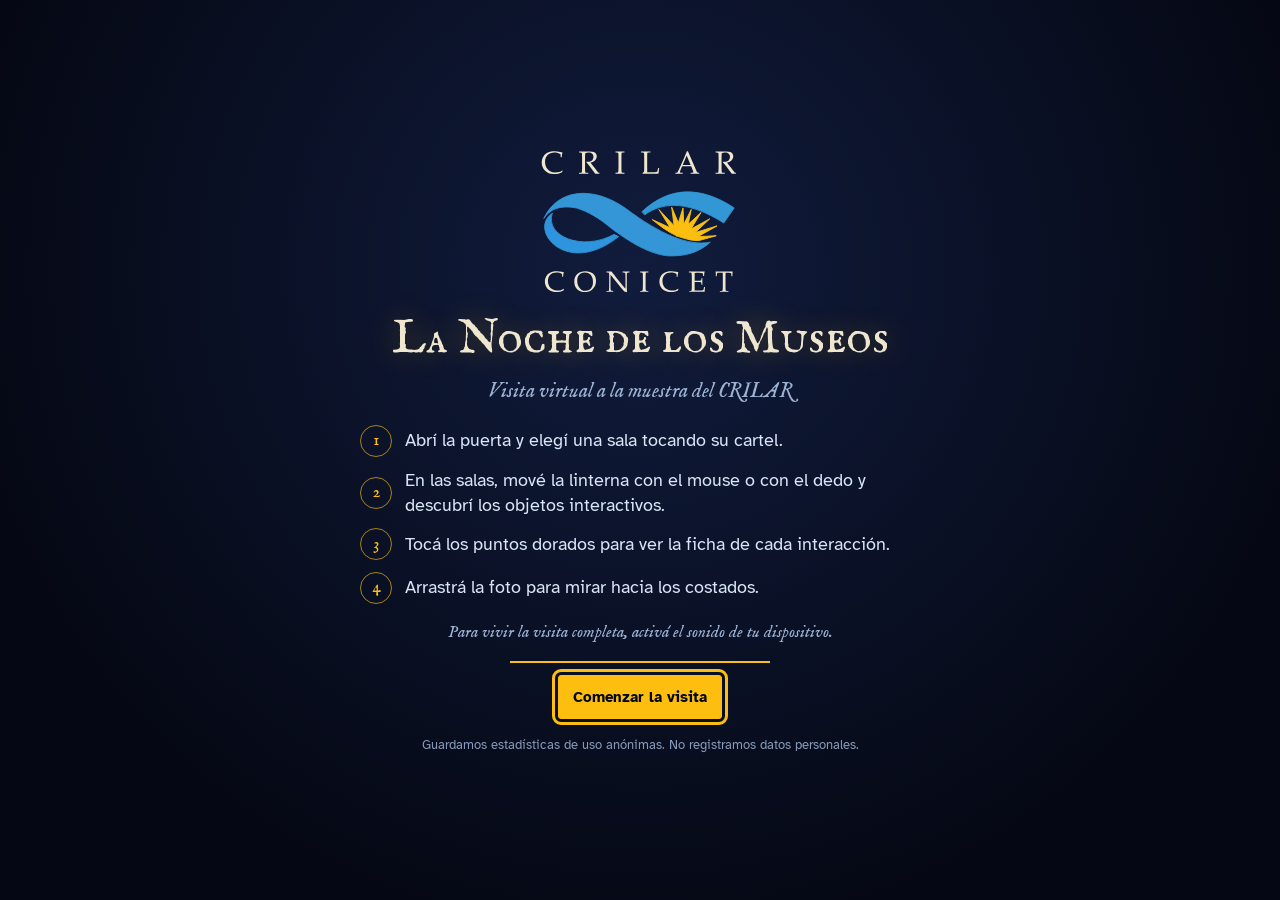
<file: index.html>
<!doctype html>
<html lang="es">
<head>
  <meta charset="utf-8">
  <meta name="viewport" content="width=device-width, initial-scale=1, viewport-fit=cover">
  <title>La Noche de los Museos | CRILAR</title>
  <meta name="description" content="Visita virtual a la muestra del CRILAR en La Noche de los Museos. Recorré las salas desde tu celular o tu computadora.">
  <meta name="theme-color" content="#050814">
  <meta property="og:title" content="La Noche de los Museos | CRILAR">
  <meta property="og:description" content="Recorré la muestra del CRILAR con una linterna y descubrí cada objeto de cerca.">
  <meta property="og:type" content="website">
  <link rel="icon" href="images/logo/favicon.svg" type="image/svg+xml">
  <link rel="preload" href="fonts/im-fell-english-latin-400-normal.woff2" as="font" type="font/woff2" crossorigin>
  <link rel="preload" href="fonts/atkinson-hyperlegible-latin-400-normal.woff2" as="font" type="font/woff2" crossorigin>
  <link rel="stylesheet" href="css/estilos.css?v=49">
</head>
<body>
  <a class="saltar" href="#escenario">Saltar al recorrido</a>

  <div class="cargando" id="cargando" role="region" aria-label="Bienvenida a la visita virtual">
    <div class="intro">
      <header class="intro__cabecera">
        <img class="intro__logo" src="images/logo/logo_CRILAR_CONICET_claro.svg" alt="CRILAR, CONICET">
        <h2 class="intro__titulo" id="intro-titulo">La Noche de los Museos</h2>
        <p class="intro__sub" id="intro-sub">Visita virtual a la muestra del CRILAR</p>
      </header>
      <div class="intro__cuerpo">
        <div class="cuenta" id="cuenta" hidden>
          <p class="cuenta__aviso" id="cuenta-aviso"></p>
          <div class="cuenta__reloj" role="timer" aria-label="Tiempo que falta para abrir la visita">
            <div class="cuenta__celda"><b id="cuenta-d">00</b><span>días</span></div>
            <div class="cuenta__celda"><b id="cuenta-h">00</b><span>horas</span></div>
            <div class="cuenta__celda"><b id="cuenta-m">00</b><span>minutos</span></div>
            <div class="cuenta__celda"><b id="cuenta-s">00</b><span>segundos</span></div>
          </div>
          <p class="cuenta__nota" id="cuenta-nota"></p>
        </div>
        <ol class="intro__lista" id="intro-lista"></ol>
        <p class="intro__sonido" id="intro-sonido"></p>
        <div class="intro__pie">
          <div class="cargando__barra" aria-hidden="true"><i id="cargando-barra"></i></div>
          <button class="boton boton--oro" id="intro-boton" type="button" disabled>Cargando la muestra…</button>
        </div>
      </div>
      <p class="intro__aviso" id="aviso-estadisticas" hidden>Guardamos estadísticas de uso anónimas. No registramos datos personales.</p>
    </div>
  </div>

  <main class="escenario" id="escenario" tabindex="-1" aria-label="Recorrido virtual por la muestra"></main>

  <header class="hud hud--arriba hud--oculto" id="hud-arriba">
    <img class="hud__logo" src="images/logo/logo_CRILAR_CONICET_claro.svg" alt="CRILAR, CONICET">
    <p class="hud__lugar" id="lugar" aria-live="polite"></p>
    <div class="hud__acciones">
      <button class="boton" id="btn-luz" type="button" aria-pressed="false" hidden>
        <svg viewBox="0 0 24 24" fill="none" stroke="currentColor" stroke-width="1.7" stroke-linecap="round" stroke-linejoin="round" aria-hidden="true"><path d="M9 21h6M10 17.5h4M12 3a6 6 0 0 0-3.6 10.8c.7.5 1.1 1.2 1.1 2.1v1.6h5v-1.6c0-.9.4-1.6 1.1-2.1A6 6 0 0 0 12 3z"/></svg>
        <span id="btn-luz-txt">Encender luces</span>
      </button>
      <button class="boton" id="btn-mapa" type="button">
        <svg viewBox="0 0 24 24" fill="none" stroke="currentColor" stroke-width="1.7" stroke-linecap="round" stroke-linejoin="round" aria-hidden="true"><path d="M9 4 3 6.5V20l6-2.5 6 2.5 6-2.5V4l-6 2.5zM9 4v13.5M15 6.5V20"/></svg>
        <span>Mapa</span>
      </button>
      <button class="boton boton--icono" id="btn-pasos" type="button" aria-label="Silenciar los pasos" title="Silenciar los pasos">
        <svg class="ico-on" viewBox="0 0 24 24" aria-hidden="true"><g fill="currentColor" stroke="none"><ellipse cx="8" cy="10.8" rx="2.7" ry="3.9"/><ellipse cx="8" cy="17.6" rx="2" ry="2.2"/><circle cx="6.1" cy="5.4" r=".95"/><circle cx="8" cy="4.6" r=".95"/><circle cx="9.9" cy="5.4" r=".95"/><g transform="translate(8.4 -1.6)"><ellipse cx="8" cy="10.8" rx="2.7" ry="3.9"/><ellipse cx="8" cy="17.6" rx="2" ry="2.2"/><circle cx="6.1" cy="5.4" r=".95"/><circle cx="8" cy="4.6" r=".95"/><circle cx="9.9" cy="5.4" r=".95"/></g></g></svg>
        <svg class="ico-off" viewBox="0 0 24 24" aria-hidden="true"><g opacity=".5"><g fill="currentColor" stroke="none"><ellipse cx="8" cy="10.8" rx="2.7" ry="3.9"/><ellipse cx="8" cy="17.6" rx="2" ry="2.2"/><circle cx="6.1" cy="5.4" r=".95"/><circle cx="8" cy="4.6" r=".95"/><circle cx="9.9" cy="5.4" r=".95"/><g transform="translate(8.4 -1.6)"><ellipse cx="8" cy="10.8" rx="2.7" ry="3.9"/><ellipse cx="8" cy="17.6" rx="2" ry="2.2"/><circle cx="6.1" cy="5.4" r=".95"/><circle cx="8" cy="4.6" r=".95"/><circle cx="9.9" cy="5.4" r=".95"/></g></g></g><path d="M3.5 20.5 20.5 3.5" stroke="currentColor" stroke-width="2.2" stroke-linecap="round" fill="none"/></svg>
      </button>
      <button class="boton boton--icono" id="btn-sonido" type="button" aria-label="Silenciar el sonido" title="Silenciar el sonido">
        <svg class="ico-on" viewBox="0 0 24 24" fill="none" stroke="currentColor" stroke-width="1.7" stroke-linecap="round" stroke-linejoin="round" aria-hidden="true"><path d="M4 9.5h3.5L12 5.5v13l-4.5-4H4z"/><path d="M15.5 9a4 4 0 0 1 0 6M18 6.5a7.5 7.5 0 0 1 0 11"/></svg>
        <svg class="ico-off" viewBox="0 0 24 24" fill="none" stroke="currentColor" stroke-width="1.7" stroke-linecap="round" stroke-linejoin="round" aria-hidden="true"><path d="M4 9.5h3.5L12 5.5v13l-4.5-4H4z"/><path d="M16 9.5l5 5M21 9.5l-5 5"/></svg>
      </button>
    </div>
  </header>

  <footer class="hud hud--abajo hud--oculto" id="hud-abajo">
    <div class="progreso" id="progreso">
      <div class="pines" id="pines" aria-hidden="true"></div>
      <span class="progreso__txt" id="progreso-txt"></span>
    </div>
    <div class="hud__acciones">
      <button class="boton" id="btn-volver" type="button" hidden>
        <svg viewBox="0 0 24 24" fill="none" stroke="currentColor" stroke-width="1.9" stroke-linecap="round" stroke-linejoin="round" aria-hidden="true"><path d="M15 5l-7 7 7 7"/></svg>
        <span>Volver</span>
      </button>
      <button class="boton boton--oro bloqueado" id="btn-sorteo" type="button" aria-disabled="true">Sorteo</button>
    </div>
  </footer>

  <p class="creditos" id="creditos"></p>
  <div class="aviso" id="aviso" role="status" aria-live="polite"></div>
  <div class="cortina" id="cortina" aria-hidden="true"></div>

  <div class="modal" id="mod-ficha" role="dialog" aria-modal="true" aria-labelledby="ficha-titulo" aria-hidden="true">
    <div class="hoja-papel">
      <button class="modal__cerrar" type="button" data-cerrar aria-label="Cerrar">
        <svg viewBox="0 0 24 24" fill="none" stroke="currentColor" stroke-width="1.9" stroke-linecap="round" aria-hidden="true"><path d="M6 6l12 12M18 6 6 18"/></svg>
      </button>
      <div id="ficha-contenido"></div>
    </div>
  </div>

  <div class="modal" id="mod-mapa" role="dialog" aria-modal="true" aria-labelledby="mapa-titulo" aria-hidden="true">
    <div class="hoja-papel">
      <button class="modal__cerrar" type="button" data-cerrar aria-label="Cerrar">
        <svg viewBox="0 0 24 24" fill="none" stroke="currentColor" stroke-width="1.9" stroke-linecap="round" aria-hidden="true"><path d="M6 6l12 12M18 6 6 18"/></svg>
      </button>
      <p class="ficha__area">Plano del museo</p>
      <h2 class="ficha__titulo" id="mapa-titulo">Adónde querés ir</h2>
      <ul class="mapa" id="mapa-lista"></ul>
      <div class="mapa__pie">
        <button class="boton boton--papel" id="btn-reiniciar" type="button">Volver a empezar</button>
      </div>
    </div>
  </div>

  <div class="modal" id="mod-sorteo" role="dialog" aria-modal="true" aria-labelledby="sorteo-titulo" aria-hidden="true">
    <div class="hoja-papel">
      <button class="modal__cerrar" type="button" data-cerrar aria-label="Cerrar">
        <svg viewBox="0 0 24 24" fill="none" stroke="currentColor" stroke-width="1.9" stroke-linecap="round" aria-hidden="true"><path d="M6 6l12 12M18 6 6 18"/></svg>
      </button>
      <div id="sorteo-contenido"></div>
    </div>
  </div>

  <script src="datos/muestra.js?v=49"></script>
  <script src="js/nucleo.js?v=49"></script>
  <script src="datos/rompecabezas.js?v=49"></script>
  <script src="js/juego.js?v=49"></script>
  <script src="datos/tablero-lineas.js?v=49"></script>
  <script src="js/tablero.js?v=49"></script>
  <script src="js/ventanas.js?v=50"></script>
  <script src="js/sonido.js?v=49"></script>
  <script src="js/inicio.js?v=49"></script>
  <script src="js/estadisticas.js?v=2"></script>
</body>
</html>
</file>
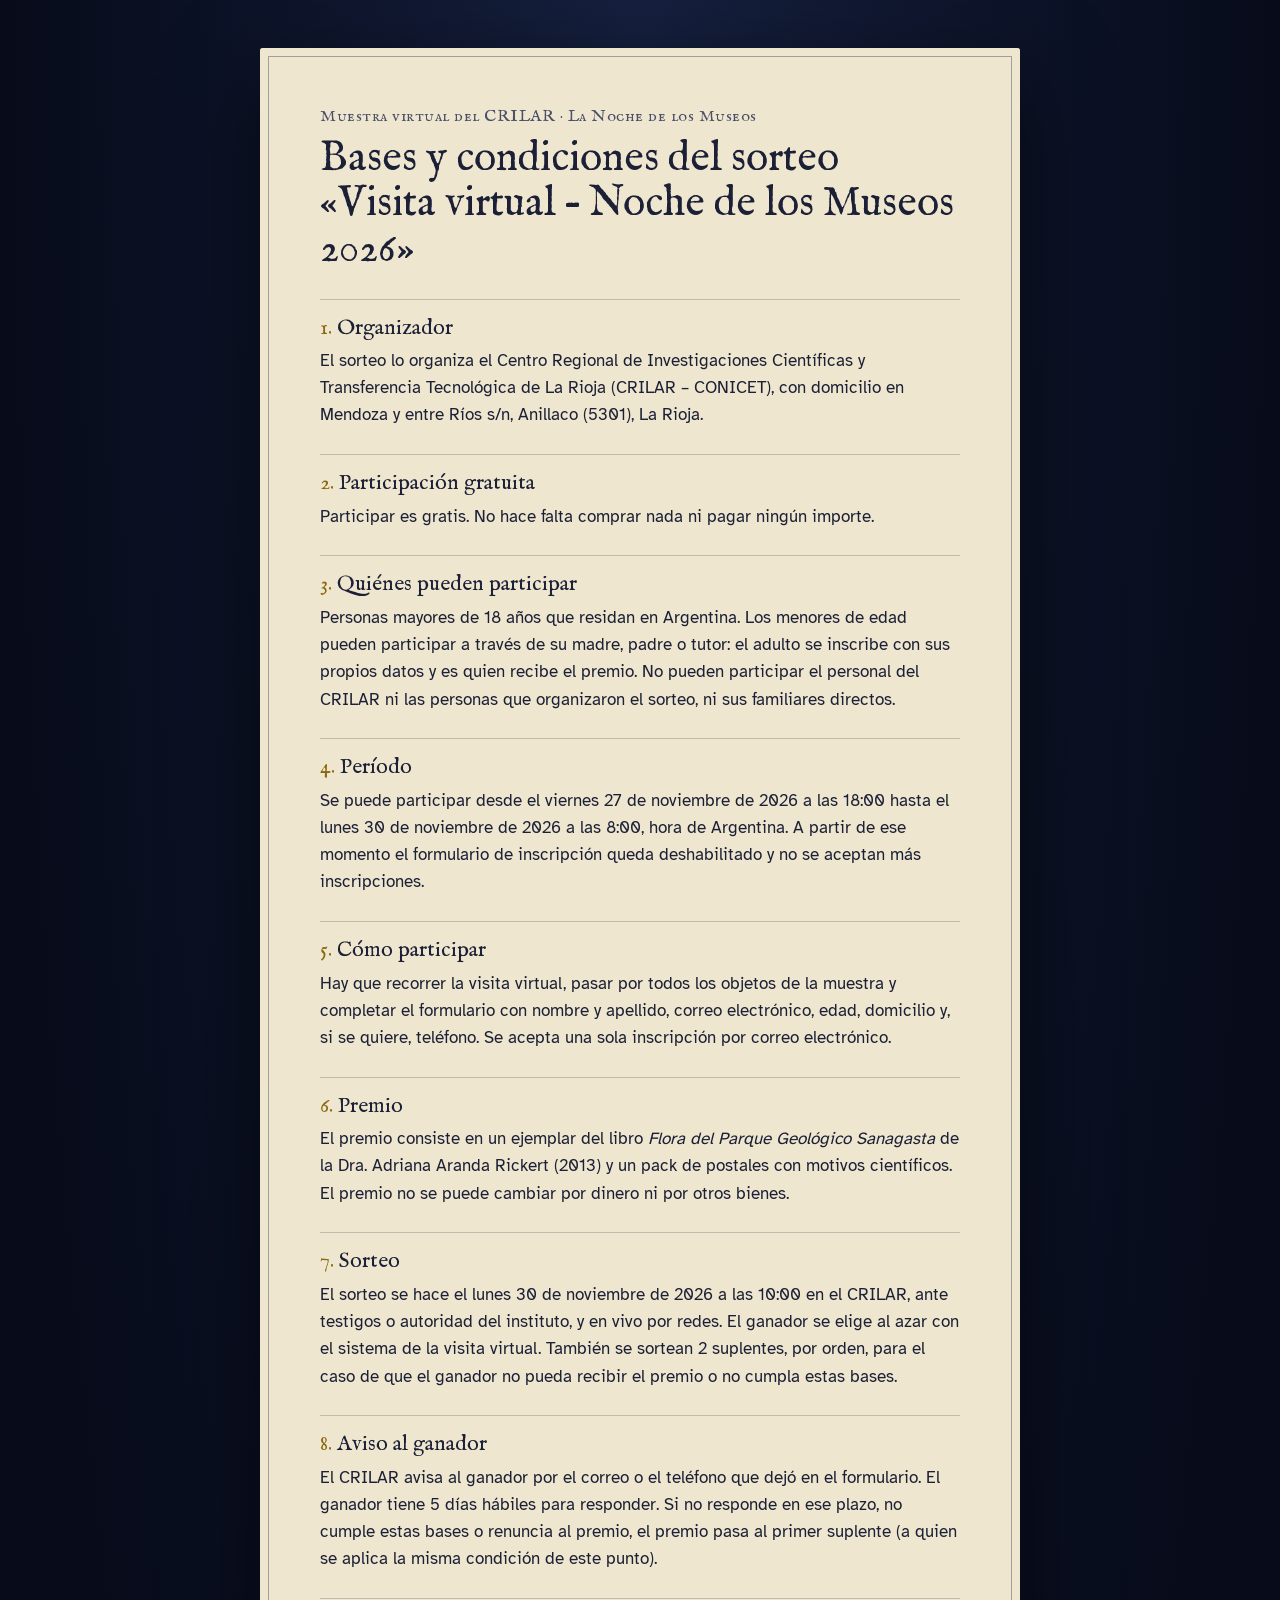
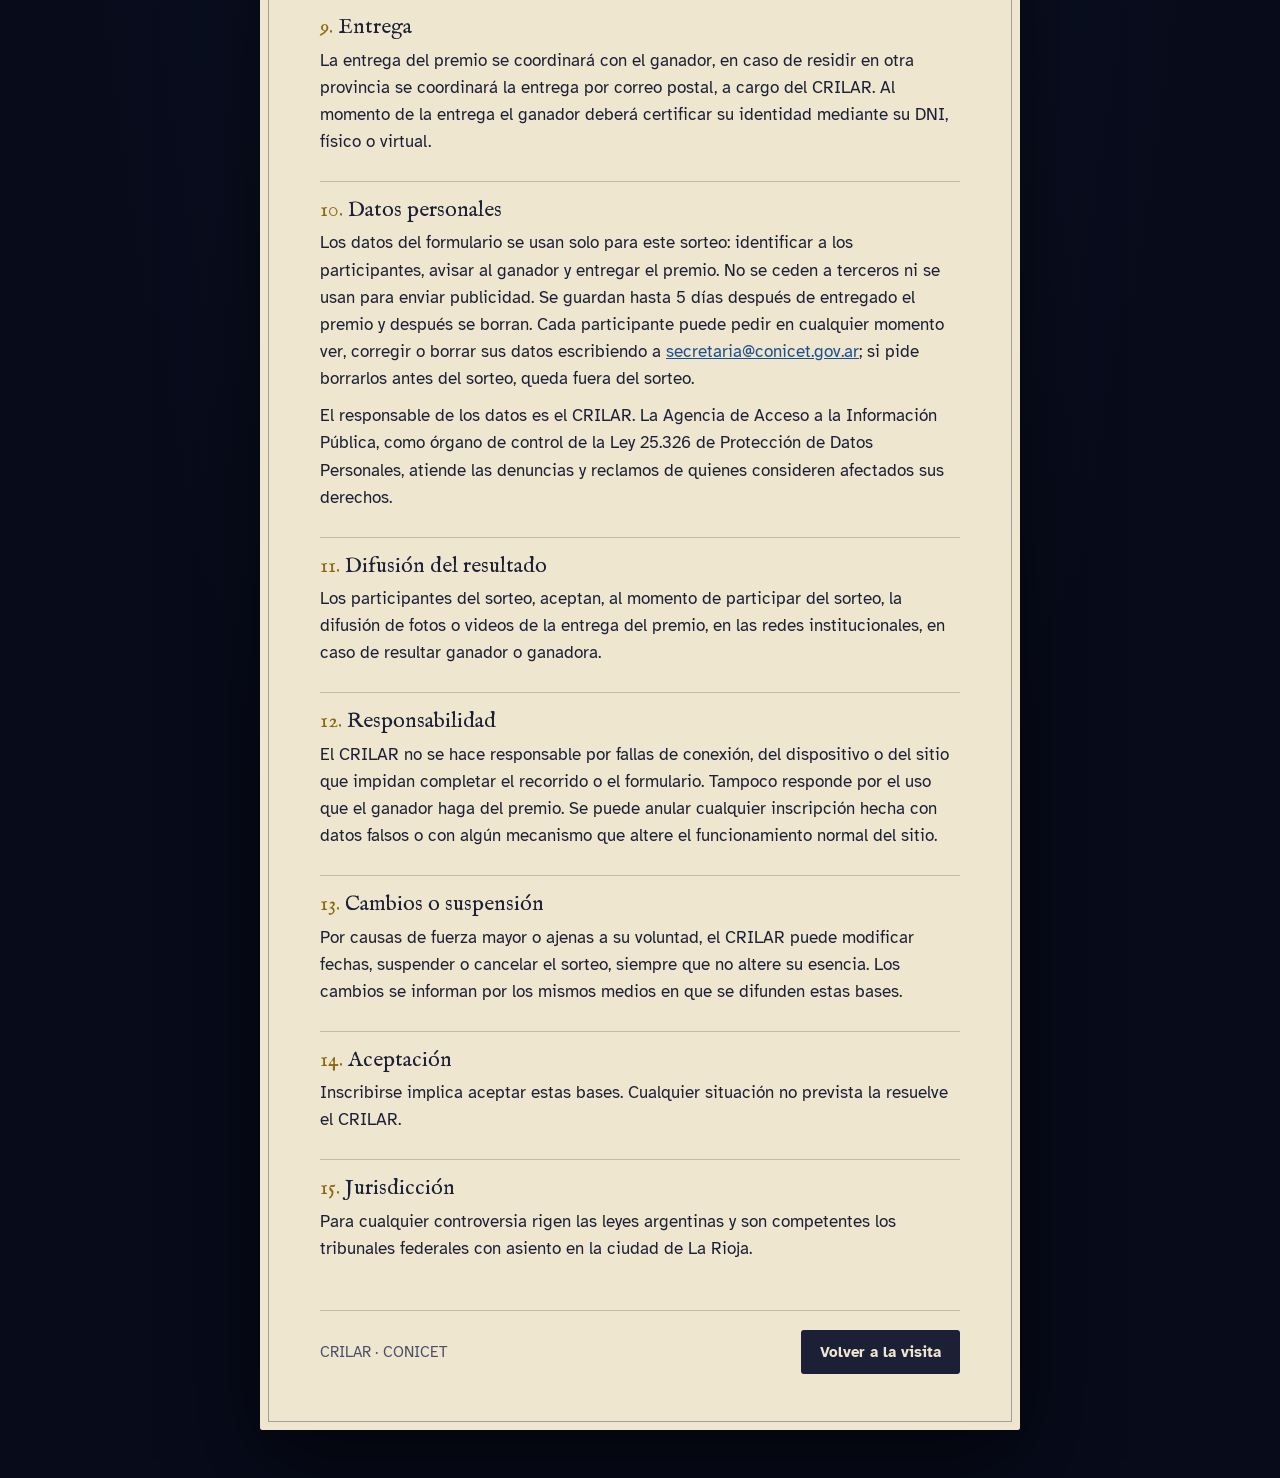
<file: bases.html>
<!doctype html>
<html lang="es">
<head>
<meta charset="utf-8">
<meta name="viewport" content="width=device-width, initial-scale=1">
<title>Bases y condiciones del sorteo · La Noche de los Museos · CRILAR</title>
<meta name="description" content="Bases y condiciones del sorteo de la visita virtual del CRILAR para La Noche de los Museos 2026.">
<link rel="icon" href="images/logo/favicon.svg" type="image/svg+xml">
<style>
@font-face{font-family:"IM Fell English";font-style:normal;font-weight:400;font-display:swap;src:url("fonts/im-fell-english-latin-400-normal.woff2") format("woff2")}
@font-face{font-family:"IM Fell English SC";font-style:normal;font-weight:400;font-display:swap;src:url("fonts/im-fell-english-sc-latin-400-normal.woff2") format("woff2")}
@font-face{font-family:"Atkinson Hyperlegible";font-style:normal;font-weight:400;font-display:swap;src:url("fonts/atkinson-hyperlegible-latin-400-normal.woff2") format("woff2")}
@font-face{font-family:"Atkinson Hyperlegible";font-style:normal;font-weight:700;font-display:swap;src:url("fonts/atkinson-hyperlegible-latin-700-normal.woff2") format("woff2")}
:root{--noche:#070b1a;--papel:#efe6cf;--tinta:#1b2036;--tinta-2:#4b5069;--oro:#fdbe0f;--linea:rgba(27,32,54,.22)}
*{box-sizing:border-box}
html{background:var(--noche)}
body{margin:0;min-height:100vh;padding:clamp(0px,4vw,48px) clamp(0px,4vw,24px);background:radial-gradient(ellipse at 50% 0%,#16203f 0%,var(--noche) 70%);font-family:"Atkinson Hyperlegible","Segoe UI",system-ui,sans-serif;font-size:17px;line-height:1.6;color:var(--tinta)}
main{max-width:760px;margin:0 auto;background:var(--papel);padding:clamp(24px,6vw,56px) clamp(20px,6vw,60px);border-radius:3px;box-shadow:0 30px 90px rgba(0,0,0,.6),inset 0 0 0 8px var(--papel),inset 0 0 0 9px rgba(27,32,54,.36)}
.volanta{margin:0 0 .3rem;font-family:"IM Fell English SC",Georgia,serif;font-size:1.05rem;letter-spacing:.03em;color:var(--tinta-2)}
h1{margin:0 0 1.6rem;font-family:"IM Fell English",Georgia,serif;font-weight:400;font-size:clamp(1.8rem,5vw,2.6rem);line-height:1.1}
section{padding:1rem 0;border-top:1px solid var(--linea)}
h2{margin:0 0 .35rem;font-family:"IM Fell English",Georgia,serif;font-weight:400;font-size:1.35rem;line-height:1.2}
h2 span{color:#8a6a10}
p{margin:0 0 .6rem}
a{color:#1d4f8f}
.pie{margin-top:1.4rem;padding-top:1.2rem;border-top:1px solid var(--linea);display:flex;flex-wrap:wrap;gap:.8rem 1.4rem;align-items:center;justify-content:space-between;font-size:.95rem;color:var(--tinta-2)}
.boton{display:inline-block;padding:.6rem 1.2rem;border-radius:3px;background:var(--tinta);color:var(--papel);text-decoration:none;font-weight:700}
.boton:hover,.boton:focus-visible{background:#2c3352}
@media print{html,body{background:#fff}main{box-shadow:none;max-width:none}.boton{display:none}}
</style>
</head>
<body>
<main>
<p class="volanta">Muestra virtual del CRILAR · La Noche de los Museos</p>
<h1>Bases y condiciones del sorteo «Visita virtual – Noche de los Museos 2026»</h1>
<section><h2><span>1.</span> Organizador</h2><p>El sorteo lo organiza el Centro Regional de Investigaciones Científicas y Transferencia Tecnológica de La Rioja (CRILAR – CONICET), con domicilio en Mendoza y entre Ríos s/n, Anillaco (5301), La Rioja.</p></section><section><h2><span>2.</span> Participación gratuita</h2><p>Participar es gratis. No hace falta comprar nada ni pagar ningún importe.</p></section><section><h2><span>3.</span> Quiénes pueden participar</h2><p>Personas mayores de 18 años que residan en Argentina. Los menores de edad pueden participar a través de su madre, padre o tutor: el adulto se inscribe con sus propios datos y es quien recibe el premio. No pueden participar el personal del CRILAR ni las personas que organizaron el sorteo, ni sus familiares directos.</p></section><section><h2><span>4.</span> Período</h2><p>Se puede participar desde el viernes 27 de noviembre de 2026 a las 18:00 hasta el lunes 30 de noviembre de 2026 a las 8:00, hora de Argentina. A partir de ese momento el formulario de inscripción queda deshabilitado y no se aceptan más inscripciones.</p></section><section><h2><span>5.</span> Cómo participar</h2><p>Hay que recorrer la visita virtual, pasar por todos los objetos de la muestra y completar el formulario con nombre y apellido, correo electrónico, edad, domicilio y, si se quiere, teléfono. Se acepta una sola inscripción por correo electrónico.</p></section><section><h2><span>6.</span> Premio</h2><p>El premio consiste en un ejemplar del libro <i>Flora del Parque Geológico Sanagasta</i> de la Dra. Adriana Aranda Rickert (2013) y un pack de postales con motivos científicos. El premio no se puede cambiar por dinero ni por otros bienes.</p></section><section><h2><span>7.</span> Sorteo</h2><p>El sorteo se hace el lunes 30 de noviembre de 2026 a las 10:00 en el CRILAR, ante testigos o autoridad del instituto, y en vivo por redes. El ganador se elige al azar con el sistema de la visita virtual. También se sortean 2 suplentes, por orden, para el caso de que el ganador no pueda recibir el premio o no cumpla estas bases.</p></section><section><h2><span>8.</span> Aviso al ganador</h2><p>El CRILAR avisa al ganador por el correo o el teléfono que dejó en el formulario. El ganador tiene 5 días hábiles para responder. Si no responde en ese plazo, no cumple estas bases o renuncia al premio, el premio pasa al primer suplente (a quien se aplica la misma condición de este punto).</p></section><section><h2><span>9.</span> Entrega</h2><p>La entrega del premio se coordinará con el ganador, en caso de residir en otra provincia se coordinará la entrega por correo postal, a cargo del CRILAR. Al momento de la entrega el ganador deberá certificar su identidad mediante su DNI, físico o virtual.</p></section><section><h2><span>10.</span> Datos personales</h2><p>Los datos del formulario se usan solo para este sorteo: identificar a los participantes, avisar al ganador y entregar el premio. No se ceden a terceros ni se usan para enviar publicidad. Se guardan hasta 5 días después de entregado el premio y después se borran. Cada participante puede pedir en cualquier momento ver, corregir o borrar sus datos escribiendo a <a href="mailto:secretaria@conicet.gov.ar">secretaria@conicet.gov.ar</a>; si pide borrarlos antes del sorteo, queda fuera del sorteo.</p><p>El responsable de los datos es el CRILAR. La Agencia de Acceso a la Información Pública, como órgano de control de la Ley 25.326 de Protección de Datos Personales, atiende las denuncias y reclamos de quienes consideren afectados sus derechos.</p></section><section><h2><span>11.</span> Difusión del resultado</h2><p>Los participantes del sorteo, aceptan, al momento de participar del sorteo, la difusión de fotos o videos de la entrega del premio, en las redes institucionales, en caso de resultar ganador o ganadora.</p></section><section><h2><span>12.</span> Responsabilidad</h2><p>El CRILAR no se hace responsable por fallas de conexión, del dispositivo o del sitio que impidan completar el recorrido o el formulario. Tampoco responde por el uso que el ganador haga del premio. Se puede anular cualquier inscripción hecha con datos falsos o con algún mecanismo que altere el funcionamiento normal del sitio.</p></section><section><h2><span>13.</span> Cambios o suspensión</h2><p>Por causas de fuerza mayor o ajenas a su voluntad, el CRILAR puede modificar fechas, suspender o cancelar el sorteo, siempre que no altere su esencia. Los cambios se informan por los mismos medios en que se difunden estas bases.</p></section><section><h2><span>14.</span> Aceptación</h2><p>Inscribirse implica aceptar estas bases. Cualquier situación no prevista la resuelve el CRILAR.</p></section><section><h2><span>15.</span> Jurisdicción</h2><p>Para cualquier controversia rigen las leyes argentinas y son competentes los tribunales federales con asiento en la ciudad de La Rioja.</p></section>
<div class="pie"><span>CRILAR · CONICET</span><a class="boton" href="./">Volver a la visita</a></div>
</main>
</body>
</html>
</file>
<file: css/estilos.css>
/* =====================================================================
   La Noche de los Museos, CRILAR. Estilos del recorrido virtual.
   Paleta: azul de medianoche, el azul y el amarillo del logo, y papel
   de etiqueta de museo para las fichas.
   ===================================================================== */

/* ---------- Tipografías (archivos propios en /fonts) ---------- */
@font-face{font-family:"IM Fell English";font-style:normal;font-weight:400;font-display:swap;src:url("../fonts/im-fell-english-latin-400-normal.woff2") format("woff2")}
@font-face{font-family:"IM Fell English";font-style:italic;font-weight:400;font-display:swap;src:url("../fonts/im-fell-english-latin-400-italic.woff2") format("woff2")}
@font-face{font-family:"IM Fell English SC";font-style:normal;font-weight:400;font-display:swap;src:url("../fonts/im-fell-english-sc-latin-400-normal.woff2") format("woff2")}
@font-face{font-family:"Atkinson Hyperlegible";font-style:normal;font-weight:400;font-display:swap;src:url("../fonts/atkinson-hyperlegible-latin-400-normal.woff2") format("woff2")}
@font-face{font-family:"Atkinson Hyperlegible";font-style:normal;font-weight:700;font-display:swap;src:url("../fonts/atkinson-hyperlegible-latin-700-normal.woff2") format("woff2")}

/* ---------- Variables ---------- */
:root{
  --noche-0:#050814; --noche-1:#0a1128; --noche-2:#111c3d; --noche-3:#1c2d5a;
  --luna:#d9e5f6; --luna-2:#9db2d3;
  --papel:#efe6cf; --papel-2:#e1d4b3; --tinta:#1b2036; --tinta-2:#4b5069;
  --oro:#fdbe0f; --oro-suave:#f3cf72; --azul:#3197d7;
  --f-titulo:"IM Fell English","Palatino Linotype",Palatino,"Book Antiqua",Georgia,serif;
  --f-versal:"IM Fell English SC","IM Fell English","Palatino Linotype",Palatino,Georgia,serif;
  --f-texto:"Atkinson Hyperlegible","Segoe UI",system-ui,-apple-system,Roboto,Arial,sans-serif;
  --r:170px; --lx:50%; --ly:50%;
}

/* ---------- Base ---------- */
*,*::before,*::after{box-sizing:border-box}
html,body{margin:0;height:100%;background:var(--noche-0);color:var(--luna);font-family:var(--f-texto);font-size:16px;line-height:1.5;-webkit-font-smoothing:antialiased;overflow:hidden;overscroll-behavior:none}
button{font:inherit;color:inherit;cursor:pointer}
img{max-width:100%}
[hidden]{display:none!important}
:focus-visible{outline:3px solid var(--oro);outline-offset:3px}
.saltar{position:fixed;left:8px;top:-70px;z-index:100;background:var(--oro);color:var(--noche-0);padding:.5rem .8rem;border-radius:3px;text-decoration:none;font-weight:700}
.saltar:focus{top:8px}

/* ---------- Pantalla de carga ---------- */
.cargando{position:fixed;inset:0;z-index:60;display:flex;overflow:auto;padding:max(18px,env(safe-area-inset-top)) 18px max(18px,env(safe-area-inset-bottom));background:radial-gradient(ellipse at 50% 30%,var(--noche-2),var(--noche-0) 75%);transition:opacity .7s ease,visibility .7s}
.cargando.listo{opacity:0;visibility:hidden}
.intro{margin:auto;width:min(100%,560px);display:grid;gap:1.1rem;justify-items:center;text-align:center}
.intro__cabecera{display:grid;gap:.7rem;justify-items:center}
.intro__logo{width:min(210px,52vw);height:auto}
.intro__titulo{margin:0;font-family:var(--f-versal);font-weight:400;font-size:clamp(1.9rem,6vw,3rem);line-height:1.05;color:var(--papel);text-shadow:0 0 28px rgba(253,190,15,.35)}
.intro__sub{margin:0;font-family:var(--f-titulo);font-style:italic;font-size:clamp(1.05rem,2.6vw,1.3rem);color:var(--luna-2)}
.intro__cuerpo{display:grid;gap:1rem;justify-items:center;width:100%}
.intro__lista{list-style:none;counter-reset:paso;margin:0;padding:0;display:grid;gap:.7rem;width:100%;text-align:left}
.intro__lista li{counter-increment:paso;display:grid;grid-template-columns:2rem 1fr;gap:.8rem;align-items:center;font-size:clamp(1rem,2.4vw,1.1rem);line-height:1.4;color:var(--luna)}
.intro__lista li::before{content:counter(paso);display:grid;place-items:center;width:2rem;height:2rem;border:1px solid rgba(253,190,15,.65);border-radius:50%;font-family:var(--f-titulo);font-size:1.1rem;color:var(--oro)}
.intro__sonido{margin:0;font-family:var(--f-titulo);font-style:italic;font-size:1.05rem;color:var(--luna-2)}
.intro__pie{display:grid;gap:.8rem;justify-items:center;width:100%}
.intro__aviso{margin:0;max-width:34rem;font-size:.8rem;line-height:1.35;color:var(--luna-2);opacity:.85}
.intro__aviso[hidden]{display:none}
.cargando__barra{width:min(260px,70vw);height:2px;background:rgba(217,229,246,.15);overflow:hidden}
.cargando__barra i{display:block;height:100%;width:0;background:var(--oro);animation:llenar 9s linear forwards}
/* cuenta regresiva antes de la apertura */
.intro--espera .intro__lista,.intro--espera .intro__sonido,.intro--espera .intro__pie{display:none}
.cuenta{display:grid;gap:1.1rem;justify-items:center;width:100%;margin-top:.4rem}
.cuenta__aviso{margin:0;font-family:var(--f-titulo);font-size:clamp(1.1rem,3vw,1.35rem);line-height:1.35;color:var(--papel)}
.cuenta__reloj{display:grid;grid-template-columns:repeat(4,minmax(0,1fr));gap:clamp(.4rem,2vw,.9rem);width:min(100%,460px)}
.cuenta__celda{display:grid;gap:.25rem;justify-items:center;padding:.85rem .2rem .7rem;border:1px solid rgba(253,190,15,.45);border-radius:4px;background:rgba(8,14,34,.55)}
.cuenta__celda b{font-family:var(--f-titulo);font-weight:400;font-size:clamp(1.9rem,8vw,2.9rem);line-height:1;color:var(--oro);font-variant-numeric:tabular-nums;text-shadow:0 0 22px rgba(253,190,15,.3)}
.cuenta__celda span{font-size:clamp(.72rem,2.2vw,.85rem);letter-spacing:.08em;text-transform:uppercase;color:var(--luna-2)}
.cuenta__nota{margin:0;font-family:var(--f-titulo);font-style:italic;font-size:1rem;color:var(--luna-2)}
@keyframes llenar{to{width:100%}}
@media (max-height:520px) and (orientation:landscape){.cargando{padding-top:10px;padding-bottom:10px}.intro{width:min(100%,920px);grid-template-columns:minmax(0,.75fr) minmax(0,1.25fr);gap:0 2.2rem;align-items:center;text-align:left}.intro__cabecera{justify-items:start;text-align:left}.intro__logo{width:150px}.intro__titulo{font-size:1.9rem}.intro__cuerpo{justify-items:stretch;gap:.7rem}.intro__lista{gap:.45rem}.intro__lista li{font-size:.95rem;line-height:1.3}.intro__pie{justify-items:start}}

/* ---------- Escenario ---------- */
.escenario{position:fixed;inset:0;z-index:1;isolation:isolate;overflow:hidden;background:var(--noche-0);touch-action:none;user-select:none;-webkit-user-select:none;-webkit-touch-callout:none;cursor:grab;outline:none}
.escenario.arrastrando{cursor:grabbing}
.vista{position:absolute;inset:0;overflow:hidden;animation:aparecer .6s ease both}
@keyframes aparecer{from{opacity:0}to{opacity:1}}
.fondo{position:absolute;inset:-6%;z-index:0;background-size:cover;background-position:center;filter:blur(28px) brightness(.34) saturate(1.15);transform:scale(1.04)}
.mundo{position:absolute;left:0;top:0;will-change:transform}
.mundo--foto{z-index:1}
.mundo--foto .foto{display:block;width:100%;height:100%;object-fit:fill;pointer-events:none;-webkit-user-drag:none;box-shadow:0 0 0 1px rgba(253,190,15,.28),0 24px 70px rgba(0,0,0,.6);transition:filter .6s ease}
.vista--noche .foto{filter:brightness(.7) saturate(.9) contrast(1.06)}
.vista--luz .foto{filter:brightness(1.04) saturate(1.05)}
.vista--luz.vista--apagada .foto{filter:brightness(.8) saturate(.95)}
.tinte{position:absolute;inset:0;z-index:2;pointer-events:none;background:linear-gradient(180deg,rgba(20,38,100,.3),rgba(10,16,48,.16) 60%,rgba(5,8,20,.36));mix-blend-mode:multiply}
.oscuridad{position:absolute;inset:0;z-index:3;pointer-events:none;transition:opacity .6s ease;background:radial-gradient(circle at var(--lx) var(--ly),rgba(5,8,20,0) 0,rgba(5,8,20,0) calc(var(--r)*.42),rgba(5,8,20,.55) calc(var(--r)*.82),rgba(3,5,14,.95) calc(var(--r)*1.4))}
.haz{position:absolute;inset:0;z-index:4;pointer-events:none;mix-blend-mode:screen;transition:opacity .6s ease;background:radial-gradient(circle at var(--lx) var(--ly),rgba(255,214,128,.2),rgba(255,214,128,.06) calc(var(--r)*.7),rgba(255,214,128,0) calc(var(--r)*1.1))}
.polvo{position:absolute;inset:0;z-index:5;pointer-events:none;transition:opacity .6s ease;-webkit-mask-image:radial-gradient(circle at var(--lx) var(--ly),#000 0,rgba(0,0,0,0) calc(var(--r)*1.1));mask-image:radial-gradient(circle at var(--lx) var(--ly),#000 0,rgba(0,0,0,0) calc(var(--r)*1.1))}
.polvo i{position:absolute;width:3px;height:3px;border-radius:50%;background:#ffe9b0;opacity:0;left:var(--x);top:var(--y);animation:deriva var(--t) ease-in-out var(--d) infinite}
@keyframes deriva{0%{transform:translate(0,0);opacity:0}25%{opacity:.8}75%{opacity:.5}100%{transform:translate(22px,-34px);opacity:0}}
.vista--apagada .oscuridad,.vista--apagada .haz,.vista--apagada .polvo{opacity:0}
.vineta{position:absolute;inset:0;z-index:6;pointer-events:none;background:radial-gradient(ellipse at center,rgba(3,5,14,0) 52%,rgba(3,5,14,.72) 100%)}
.mundo--puntos{z-index:7;pointer-events:none}

/* ---------- Puntos para tocar ---------- */
.punto{position:absolute;width:48px;height:48px;padding:0;border:0;background:none;transform:translate(-50%,-50%);color:var(--oro);pointer-events:auto;-webkit-tap-highlight-color:transparent}
.punto__aro{position:absolute;inset:11px;border-radius:50%;border:2px solid currentColor;background:rgba(5,8,20,.35);filter:drop-shadow(0 0 7px currentColor);animation:latido 3.2s ease-in-out infinite}
.punto__nucleo{position:absolute;inset:20px;border-radius:50%;background:currentColor;opacity:.92}
.punto__mano{position:absolute;left:52%;top:46%;width:27px;height:27px;opacity:0;transform:translateY(7px) rotate(-14deg);transition:opacity .4s ease,transform .4s ease;pointer-events:none;filter:drop-shadow(0 2px 3px rgba(0,0,0,.65))}
.punto__mano,.vista--noche .punto__mano,.vista--apagada .punto__mano,.punto.cerca .punto__mano{opacity:1;transform:rotate(-14deg);animation:toque 3.8s ease-in-out infinite}
.punto:hover .punto__aro,.punto:focus-visible .punto__aro{background:rgba(253,190,15,.28)}
.punto.visto .punto__aro{border-color:#fff;background:rgba(253,190,15,.4);animation:none;opacity:1}
.punto.visto .punto__mano{display:none}
@keyframes latido{0%,100%{transform:scale(1);opacity:.95}50%{transform:scale(1.2);opacity:.55}}
@keyframes toque{0%,68%,100%{transform:translate(0,0) rotate(-14deg)}80%{transform:translate(-2px,-4px) rotate(-14deg)}90%{transform:translate(0,2px) rotate(-14deg)}}

/* ---------- Flechas hacia otras salas ---------- */
.salto{position:absolute;z-index:2;transform:translate(-50%,-50%);display:flex;align-items:center;gap:.4em;padding:.3em;font-size:calc(var(--esc,1.12)*10px);line-height:1.25;border:0;background:none;pointer-events:auto;color:var(--papel);text-align:center;-webkit-tap-highlight-color:transparent}
.salto--adelante,.salto--atras{flex-direction:column}
.salto--atras{flex-direction:column-reverse}
.salto--derecha{flex-direction:row-reverse}
.salto__flecha{display:block;width:3.6em;height:3.6em;flex:none;filter:drop-shadow(0 2px 6px rgba(0,0,0,.75));animation:flotar 2.6s ease-in-out infinite;--dx:0px;--dy:-7px}
.salto__flecha svg{display:block;width:100%;height:100%}
.salto--izquierda .salto__flecha{--dx:-7px;--dy:0px}
.salto--izquierda .salto__flecha svg{transform:rotate(-90deg)}
.salto--derecha .salto__flecha{--dx:7px;--dy:0px}
.salto--derecha .salto__flecha svg{transform:rotate(90deg)}
.salto--atras .salto__flecha{--dx:0px;--dy:7px}
.salto--atras .salto__flecha svg{transform:rotate(180deg)}
@keyframes flotar{0%,100%{transform:translate(0,0)}50%{transform:translate(var(--dx),var(--dy))}}
.salto__cartela{display:flex;flex-direction:column;gap:.1em;max-width:17.5em;padding:.5em .85em .55em;border:1px solid rgba(253,190,15,.6);border-radius:3px;background:rgba(8,14,34,.5);box-shadow:0 2px 12px rgba(0,0,0,.3);text-shadow:0 1px 3px rgba(0,0,0,.95),0 0 8px rgba(0,0,0,.6);transition:border-color .2s,background .2s}
.salto__nombre{font-family:var(--f-titulo);font-size:1.75em;line-height:1.1}
.salto__detalle{font-size:1.1em;line-height:1.3;color:var(--luna)}
.salto:hover .salto__cartela,.salto:focus-visible .salto__cartela{border-color:var(--oro);background:rgba(17,28,61,.78)}

/* Carteles chicos del hall: se achican junto con la foto para no tapar los carteles reales */
.salto--compacto{font-size:max(7px,calc(var(--W,1200px)*.0068));gap:.3em;padding:.1em}
.salto--compacto .salto__flecha{width:2em;height:2em}
.salto--compacto .salto__cartela{max-width:11em;padding:.25em .5em .3em;border-radius:2px;background:rgba(8,14,34,.38);box-shadow:none}
.salto--compacto .salto__nombre{font-size:1.35em}
.salto--compacto .salto__detalle{font-size:.95em;line-height:1.2}

/* ---------- Flechas para mirar a los costados ---------- */
.pan{position:absolute;top:50%;z-index:9;width:46px;height:76px;margin-top:-38px;display:grid;place-items:center;border:1px solid rgba(217,229,246,.28);background:rgba(8,14,34,.55);color:var(--papel);backdrop-filter:blur(4px);-webkit-backdrop-filter:blur(4px);transition:background .2s,border-color .2s}
.pan--izq{left:10px;border-radius:3px}
.pan--der{right:10px;border-radius:3px}
.pan:hover{background:rgba(253,190,15,.16);border-color:var(--oro)}
.pan svg{width:24px;height:24px}
@media (pointer:coarse){.pan{display:none}}
/* al final de cada sala: la flecha derecha pasa a ser la salida al hall (mismo botón, icono de casa) */
.pan--salida{border-color:var(--oro)}
.pan--salida svg{color:var(--oro)}

/* ---------- Barras superior e inferior ---------- */
.hud{position:fixed;left:0;right:0;z-index:15;display:flex;align-items:center;gap:.75rem;padding:max(10px,env(safe-area-inset-top)) max(12px,env(safe-area-inset-right)) 10px max(12px,env(safe-area-inset-left));pointer-events:none;transition:opacity .7s ease}
.hud>*{pointer-events:auto}
.hud--arriba{top:0;flex-wrap:wrap;background:linear-gradient(to bottom,rgba(3,5,14,.9),rgba(3,5,14,0))}
.hud--abajo{bottom:0;justify-content:space-between;padding-top:24px;padding-bottom:max(26px,calc(env(safe-area-inset-bottom) + 14px));background:linear-gradient(to top,rgba(3,5,14,.9),rgba(3,5,14,0))}
.hud--oculto{opacity:0;pointer-events:none}
.hud--oculto>*{pointer-events:none}
.hud__logo{height:42px;width:auto;flex:none}
.hud__lugar{flex:1;min-width:0;margin:0;text-align:center;font-family:var(--f-titulo);font-style:italic;font-size:clamp(1.05rem,2.6vw,1.45rem);line-height:1.2;color:var(--papel);text-shadow:0 1px 10px rgba(0,0,0,.8)}
.hud__acciones{display:flex;gap:.5rem;flex:none}
@media (max-width:620px){.hud__lugar{order:3;flex-basis:100%}.hud__logo{height:36px;margin-right:auto}}

.boton{display:inline-flex;align-items:center;justify-content:center;gap:.45rem;min-height:44px;padding:.45rem .9rem;border:1px solid rgba(253,190,15,.6);border-radius:3px;background:rgba(8,14,34,.8);backdrop-filter:blur(6px);-webkit-backdrop-filter:blur(6px);color:var(--papel);font-size:.95rem;line-height:1.2;transition:background .2s,border-color .2s,color .2s}
.boton:hover{background:rgba(253,190,15,.16);border-color:var(--oro)}
.boton svg{width:20px;height:20px;flex:none}
.boton--oro{background:var(--oro);border-color:var(--oro);color:var(--noche-0);font-weight:700}
.boton--oro:hover{background:var(--oro-suave);border-color:var(--oro-suave)}
.boton--tinta{background:var(--noche-1);border-color:var(--noche-1);color:var(--papel);font-weight:700}
.boton--tinta:hover{background:var(--noche-3);border-color:var(--noche-3)}
.boton--papel{background:transparent;border-color:rgba(27,32,54,.5);color:var(--tinta)}
.boton--papel:hover{background:rgba(27,32,54,.08);border-color:var(--tinta)}
.boton.bloqueado{opacity:.55}
.boton.pulsa{animation:pulsa 2.4s ease-in-out infinite}
@keyframes pulsa{0%,100%{box-shadow:0 0 0 0 rgba(253,190,15,.55)}60%{box-shadow:0 0 0 12px rgba(253,190,15,0)}}

.progreso{display:flex;align-items:center;gap:.65rem;padding:.45rem .75rem;border:1px solid rgba(217,229,246,.22);border-radius:3px;background:rgba(8,14,34,.78);backdrop-filter:blur(6px);-webkit-backdrop-filter:blur(6px)}
.pines{display:flex;flex-wrap:wrap;gap:4px;max-width:min(38vw,230px)}
.pin{width:9px;height:9px;border-radius:50%;background:rgba(217,229,246,.2);box-shadow:inset 0 0 0 1px rgba(217,229,246,.32);transition:background .4s,box-shadow .4s}
.pin.on{background:var(--oro);box-shadow:0 0 9px 1px rgba(253,190,15,.75)}
.progreso__txt{font-size:.85rem;white-space:nowrap;color:var(--luna)}
@media (max-width:480px){.pines{display:none}}

/* ---------- Avisos y cortina ---------- */
.aviso{position:fixed;left:50%;bottom:calc(86px + env(safe-area-inset-bottom));z-index:35;max-width:min(92vw,430px);padding:.7rem 1.05rem;border-radius:3px;background:var(--papel);color:var(--tinta);font-size:.95rem;text-align:center;box-shadow:0 12px 34px rgba(0,0,0,.55);transform:translate(-50%,12px);opacity:0;pointer-events:none;transition:opacity .3s,transform .3s}
.aviso.visible{opacity:1;transform:translate(-50%,0)}
.cortina{position:fixed;inset:0;z-index:30;background:#02040c;opacity:0;pointer-events:none;transition:opacity .38s ease}
.cortina.activa{opacity:1;pointer-events:auto}

/* ---------- Entrada con puerta ---------- */
.puerta{position:absolute;inset:0;z-index:20;display:grid;grid-template-rows:auto minmax(0,1fr) auto;justify-items:center;padding:max(14px,env(safe-area-inset-top)) 16px max(30px,calc(env(safe-area-inset-bottom) + 14px));color:var(--papel);transition:opacity .9s ease 2s}
.puerta__fondo{position:absolute;inset:-8%;z-index:0;background-size:cover;background-position:center;filter:blur(30px) brightness(.3) saturate(1.2);transition:opacity 1s ease .25s}
.puerta__cabecera,.puerta__pie{position:relative;z-index:2;display:grid;justify-items:center;text-align:center;transition:opacity .5s ease}
.puerta__logo{width:auto;height:clamp(44px,8vh,72px);margin-bottom:.5rem}
.puerta__titulo{margin:0;font-family:var(--f-versal);font-weight:400;font-size:clamp(2rem,6.4vw,4.2rem);line-height:1;letter-spacing:.02em;color:var(--papel);text-shadow:0 0 30px rgba(253,190,15,.38)}
.puerta__sub{margin:.55rem 0 0;font-family:var(--f-titulo);font-style:italic;font-size:clamp(1.05rem,2.4vw,1.4rem);color:var(--luna-2)}
.puerta__zona{position:relative;z-index:1;width:100%;min-height:0;display:grid;place-items:center;overflow:hidden;margin:.9rem 0}
.puerta__caja{position:relative;display:block;padding:0;border:0;background:none;width:70vw;height:50vh;perspective:1500px;cursor:pointer;box-shadow:0 0 0 1px rgba(253,190,15,.5),0 30px 80px rgba(0,0,0,.7);transform-origin:50% 60%}
.puerta__luz{position:absolute;inset:0;opacity:0;transition:opacity .9s ease .1s;background:radial-gradient(ellipse 22% 75% at 50% 58%,rgba(255,226,150,.98),rgba(253,190,15,.4) 55%,rgba(253,190,15,0) 82%)}
.hoja{position:absolute;inset:0;background-size:100% 100%;background-repeat:no-repeat;transition:transform 1.8s cubic-bezier(.55,.05,.25,1) .3s}
.hoja--izq{clip-path:inset(0 50% 0 0);transform-origin:0 50%}
.hoja--der{clip-path:inset(0 0 0 50%);transform-origin:100% 50%}
.puerta__caja .punto{z-index:3;pointer-events:none}
.puerta__caja .punto__mano{opacity:1;transform:rotate(-14deg);animation:toque 3.8s ease-in-out infinite}
.puerta__pie{gap:.6rem}
.puerta__entrar{min-height:50px;padding:.6rem 1.5rem;font-size:1.05rem}
.puerta__nota{display:none;margin:0;font-size:.85rem;color:var(--luna-2)}
@media (orientation:portrait) and (max-width:700px){.puerta__nota{display:block}}
.puerta.abierta{opacity:0;pointer-events:none}
.puerta.abierta .puerta__fondo,.puerta.abierta .puerta__cabecera,.puerta.abierta .puerta__pie{opacity:0}
.puerta.abierta .puerta__luz{opacity:1}
.puerta.abierta .hoja--izq{transform:rotateY(80deg)}
.puerta.abierta .hoja--der{transform:rotateY(-80deg)}
.puerta.abierta .puerta__caja{animation:acercar 3.1s cubic-bezier(.35,.05,.55,.95) forwards,paseo .77s ease-in-out .35s 4}
.puerta.abierta .punto{opacity:0}
@keyframes acercar{from{transform:scale(1)}to{transform:scale(4.4)}}
/* balanceo suave al caminar (usa "translate", que se suma al zoom sin pisarlo) */
@keyframes paseo{0%,100%{translate:0 0}50%{translate:0 5px}}
@keyframes llegar{from{transform:scale(1.3)}to{transform:scale(1)}}
.vista--llegando{animation:aparecer .6s ease both,llegar 1.2s cubic-bezier(.2,.7,.2,1) backwards}
.vista--caminando{animation:aparecer .6s ease both,paseo .77s ease-in-out infinite}

/* ---------- Ventanas (ficha, mapa, sorteo) ---------- */
.modal{position:fixed;inset:0;z-index:40;display:grid;place-items:center;padding:max(14px,env(safe-area-inset-top)) 14px max(14px,env(safe-area-inset-bottom));background:rgba(2,4,12,.78);backdrop-filter:blur(4px);-webkit-backdrop-filter:blur(4px);opacity:0;visibility:hidden;transition:opacity .25s,visibility .25s}
.modal.abierto{opacity:1;visibility:visible}
.hoja-papel{position:relative;width:min(100%,780px);max-height:100%;overflow:auto;background:var(--papel);color:var(--tinta);border-radius:3px;padding:clamp(26px,4vw,44px) clamp(22px,4vw,44px);box-shadow:0 30px 90px rgba(0,0,0,.65),inset 0 0 0 8px var(--papel),inset 0 0 0 9px rgba(27,32,54,.36);transform:translateY(16px) scale(.985);transition:transform .3s ease;overscroll-behavior:contain;touch-action:pan-y}
.modal.abierto .hoja-papel{transform:none}
.modal__cerrar{position:absolute;right:14px;top:14px;z-index:2;width:44px;height:44px;display:grid;place-items:center;border:1px solid rgba(27,32,54,.4);border-radius:3px;background:var(--papel);color:var(--tinta)}
.modal__cerrar:hover{background:var(--papel-2)}
.modal__cerrar svg{width:22px;height:22px}
.ficha__area{margin:0 3rem .15rem 0;font-family:var(--f-versal);font-size:1.05rem;letter-spacing:.03em;color:var(--tinta-2)}
.ficha__titulo{margin:0 3rem .35rem 0;font-family:var(--f-titulo);font-weight:400;font-size:clamp(1.8rem,4.4vw,2.7rem);line-height:1.08;color:var(--tinta)}
.ficha__sub{margin:0 0 .9rem;font-family:var(--f-titulo);font-style:italic;font-size:1.2rem;color:var(--tinta-2)}
.ficha__texto{margin:1.1rem 0 0;max-width:62ch;font-size:1.06rem;line-height:1.6}
.ficha__credito{margin:.9rem 0 0;font-family:var(--f-titulo);font-style:italic;color:var(--tinta-2)}
.media{position:relative;margin:1.1rem 0 0;border:1px solid rgba(27,32,54,.3);background:var(--noche-1);overflow:hidden}
.media--recorte{aspect-ratio:16/10;background-repeat:no-repeat}
.media--foto img,.media--infografia img{display:block;width:100%;max-height:min(56vh,560px);object-fit:contain}
.media--video{aspect-ratio:16/9}
.media--video iframe,.media--video video{position:absolute;inset:0;width:100%;height:100%;border:0;background:#000}
.video__tapa{position:absolute;inset:0;background:#eef4fb url(../videos/logo-intro.jpg) center/cover no-repeat;pointer-events:none;transition:opacity .45s ease}
.video__tapa--fuera{opacity:0}
.media--vacio{display:grid;place-content:center;gap:.4rem;min-height:210px;padding:1.2rem;text-align:center;background:repeating-linear-gradient(135deg,var(--noche-1),var(--noche-1) 14px,var(--noche-2) 14px,var(--noche-2) 28px);color:var(--luna)}
.media--vacio strong{font-family:var(--f-titulo);font-weight:400;font-size:1.4rem}
.media--vacio span{max-width:44ch;margin:0 auto;font-size:.9rem;color:var(--luna-2)}

.boleto{display:flex;align-items:center;justify-content:space-between;gap:1rem;margin:1.1rem 0;padding:.65rem .95rem;border:1px dashed rgba(27,32,54,.55);font-family:var(--f-titulo);font-style:italic;color:var(--tinta-2)}
.boleto strong{font-family:var(--f-texto);font-style:normal;letter-spacing:.1em;color:var(--tinta)}
.campo{display:grid;gap:.25rem;margin:0 0 .9rem}
.campo label{font-size:.92rem;color:var(--tinta-2)}
.campo input{min-height:46px;padding:.6rem .75rem;border:1px solid rgba(27,32,54,.45);border-radius:3px;background:#fbf7ea;color:var(--tinta);font:inherit}
.campo input:focus{outline:3px solid var(--azul);outline-offset:1px}
.campo.error input{border-color:#9b1c1c}
.campo__error{min-height:1.1em;color:#9b1c1c;font-size:.86rem}
.acepto{display:flex;align-items:flex-start;gap:.65rem;margin:.3rem 0 .4rem;font-size:.92rem;color:var(--tinta-2)}
.acepto input{width:22px;height:22px;margin-top:.1rem;flex:none;accent-color:var(--noche-1)}
.acepto a{color:var(--noche-3)}
.trampa{position:absolute;left:-9999px;width:1px;height:1px;overflow:hidden}
.estado-form{min-height:1.3em;margin:.4rem 0 .8rem;color:#9b1c1c;font-size:.92rem}

.mapa{list-style:none;margin:1.1rem 0 0;padding:0}
.mapa ul{list-style:none;margin:.5rem 0 0 1.1rem;padding:0 0 0 1rem;border-left:1px solid rgba(27,32,54,.4)}
.mapa li{margin:.5rem 0}
.mapa__lugar{display:flex;align-items:center;gap:.7rem;width:100%;min-height:46px;padding:.4rem .8rem;border:1px solid rgba(27,32,54,.38);border-radius:3px;background:rgba(255,255,255,.35);color:var(--tinta);text-align:left}
.mapa__lugar:hover{background:rgba(27,32,54,.08)}
.mapa__lugar[aria-current="true"]{border-color:var(--tinta);background:var(--papel-2);font-weight:700}
.mapa__cuenta{margin-left:auto;font-size:.88rem;color:var(--tinta-2);white-space:nowrap}
.mapa__pie{display:flex;flex-wrap:wrap;gap:.6rem;margin-top:1.4rem}

@media (max-width:560px){.modal{padding:0}.hoja-papel{width:100%;max-height:100%;border-radius:0}}

/* ---------- Movimiento reducido ---------- */
@media (prefers-reduced-motion:reduce){
  /* la puerta, el acercamiento y el fundido entre salas se mantienen: son parte central de la visita */
  *:not(.puerta):not(.puerta *):not(.vista):not(.cortina),*::before,*::after{animation-duration:.01ms!important;animation-iteration-count:1!important;transition-duration:.01ms!important;transition-delay:0s!important}
}

/* ---------- Sonido y créditos ---------- */
.boton--icono{min-width:44px;padding:.45rem}
.boton--icono svg{width:22px;height:22px}
.boton--icono .ico-off{display:none}
.boton--icono.apagado .ico-on{display:none}
.boton--icono.apagado .ico-off{display:block}
.boton--icono.apagado{color:var(--luna-2);border-color:rgba(217,229,246,.35)}
.boton:disabled{opacity:.65;cursor:default}
.creditos{position:fixed;left:0;right:0;bottom:max(4px,calc(env(safe-area-inset-bottom)*.4));z-index:16;margin:0;padding:0 12px;text-align:center;font-size:10.5px;line-height:1.25;color:var(--luna-2);opacity:.62;pointer-events:none;text-shadow:0 1px 2px rgba(0,0,0,.85)}
@media (max-width:480px){#btn-mapa span,#btn-luz-txt{display:none}#btn-mapa,#btn-luz{padding:.45rem .65rem}.creditos{font-size:9.5px}}

/* ---------- Escena de video (auditorio) ---------- */
.vista--video{background:#03050e}
.mundo--video{z-index:1;overflow:hidden;background:#05070f}
.video__final,.video__cam{position:absolute;inset:0;width:100%;height:100%;object-fit:fill;filter:brightness(.62) saturate(.9) contrast(1.05);transition:filter 2.4s ease;pointer-events:none}
.vista--video:not(.video--fin) .video__final{opacity:0}
.video__final{transition:filter 2.4s ease,opacity .6s ease}
.video--fin .video__final,.video--fin .video__cam{filter:brightness(.4) saturate(.85) contrast(1.08)}
.video__luz{position:absolute;width:150%;height:150%;transform:translate(-50%,-50%);pointer-events:none;opacity:0;transition:opacity 2.4s ease;background:radial-gradient(ellipse 34% 34% at 50% 50%,rgba(176,208,255,.62),rgba(120,160,235,.26) 55%,rgba(60,90,170,0) 100%);mix-blend-mode:screen}
.video--fin .video__luz{opacity:1;animation:proyector 5s ease-in-out 2.4s infinite alternate}
@keyframes proyector{from{filter:brightness(.88)}to{filter:brightness(1.1)}}
.pantalla{position:absolute;display:grid;place-items:center;overflow:hidden;opacity:0;pointer-events:none;background:#000;transition:opacity 1.2s ease .6s;box-shadow:0 0 60px rgba(150,190,255,.45)}
.video--fin .pantalla{opacity:1;pointer-events:auto}
.pantalla__video{width:100%;aspect-ratio:16/9;background:#000}
.pantalla__video iframe{display:block;width:100%;height:100%;border:0}
.vista--video:not(.video--fin) .mundo--puntos{visibility:hidden}
.video__saltar{position:fixed;left:50%;bottom:max(84px,calc(env(safe-area-inset-bottom) + 70px));transform:translateX(-50%);z-index:12;font-size:.9rem;background:rgba(8,14,34,.6)}
.video__yt{position:absolute;z-index:3;opacity:0;pointer-events:none;font-size:.78rem;color:var(--luna-2);text-decoration:underline;text-underline-offset:3px;transition:opacity 1s ease 1.8s}
.video--fin .video__yt{opacity:.8;pointer-events:auto}

/* ---------- Recorrido en video (salas) ---------- */
.fondo.bruma{width:112%;height:112%}
.vista--recorrido .foto{object-fit:fill;transition:filter .6s ease,opacity .9s ease}
.vista--recorrido:not(.video--listo) .foto{opacity:0}
.punto--fuera{visibility:hidden;pointer-events:none;opacity:0}
.punto{transition:opacity .5s ease}
.vista--recorrido.recorriendo .pan{opacity:.35;pointer-events:none}

@media (pointer:coarse){.vista--recorrido .pan{display:grid;width:40px;height:64px;margin-top:-32px}}

/* ---------- Rompecabezas de La Rioja ---------- */
.media--juego{margin:1rem 0 0;border:0;background:none;overflow:visible}
.juego__mesa{position:relative;margin:0 auto;overflow:hidden;border:1px solid rgba(27,32,54,.45);border-radius:3px;background:#a0643a center/cover no-repeat;box-shadow:inset 0 0 40px rgba(60,28,8,.35);touch-action:none;user-select:none;-webkit-user-select:none}
.juego__stage{position:absolute;left:0;top:0;width:900px;height:1200px;transform-origin:0 0;touch-action:none;cursor:default}
.juego__piezas{position:absolute;inset:0}
.juego__pieza.desliza,.juego__pieza.desliza img{transition:transform .3s ease-out}
.juego__pieza{position:absolute;left:0;top:0;width:0;height:0;filter:drop-shadow(1px 3px 3px rgba(25,10,0,.5));cursor:grab;will-change:transform}
.juego__pieza img{position:absolute;display:block;max-width:none;pointer-events:none}
.juego__pieza.arriba{filter:drop-shadow(6px 12px 9px rgba(25,10,0,.5));cursor:grabbing}
.juego__pieza.encaja{animation:encaja .6s ease-out}
@keyframes encaja{0%{filter:drop-shadow(0 0 14px rgba(253,190,15,.95)) brightness(1.25)}100%{filter:drop-shadow(2px 4px 4px rgba(25,10,0,.55)) brightness(1)}}
.juego--listo .juego__pieza{cursor:default;filter:none}
.juego--listo .juego__piezas{filter:drop-shadow(0 1px 0 #4a3d30) drop-shadow(0 2px 0 #33291f) drop-shadow(0 4px 0 #231c15) drop-shadow(0 6px 0 #1a1510) drop-shadow(0 12px 9px rgba(25,10,0,.55))}
.juego__etiquetas{position:absolute;inset:0;z-index:60;pointer-events:none}
.juego__nombre{position:absolute;width:150px;margin-left:-75px;transform:translateY(-50%);text-align:center;font-family:var(--f-versal);font-size:21px;line-height:1.1;font-weight:600;letter-spacing:.02em;color:#fff7dc;text-shadow:0 1px 3px #000,0 0 8px rgba(0,0,0,.95),0 0 2px #000;opacity:0;animation:aparece .9s ease .1s forwards}
.juego__nombre.chico{width:100px;margin-left:-50px;font-size:16px}
@keyframes aparece{to{opacity:1}}
.juego__final{margin:1rem auto 0;max-width:62ch;font-size:1.06rem;line-height:1.6;text-align:center}
.juego__final[hidden]{display:none}
@media (prefers-reduced-motion:reduce){.juego__pieza.encaja{animation:none}}
.hoja-papel:has(.media--juego){padding-top:clamp(18px,3vw,34px);padding-bottom:clamp(18px,3vw,30px)}
.hoja-papel:has(.media--juego) .ficha__titulo{font-size:clamp(1.4rem,3.4vw,2.1rem);margin-bottom:0}
@media (max-height:520px){.hoja-papel:has(.media--juego){padding-top:12px;padding-bottom:12px}.hoja-papel:has(.media--juego) .ficha__titulo{font-size:1.25rem}.hoja-papel:has(.media--juego) .media--juego{margin-top:.5rem}.hoja-papel:has(.media--juego) .modal__cerrar{width:38px;height:38px;right:10px;top:10px}}

/* ---------- Tablero de luz ---------- */
.media--tablero{margin:1rem 0 0;border:0;background:none;overflow:visible}
.hoja-papel:has(.media--tablero){width:min(100%,1560px);padding:clamp(16px,2.6vw,30px) clamp(12px,2.2vw,28px) clamp(14px,2.4vw,26px)}
.hoja-papel:has(.media--tablero) .ficha__titulo{font-size:clamp(1.35rem,3.2vw,2rem);margin-bottom:0}
.tab{position:relative;margin:0 auto;color:#111;font-family:var(--f-texto);user-select:none;-webkit-user-select:none}
.tab[hidden]{display:none}
/* tablero: un SVG con el texto fijo, escala junto con la imagen */
.tab--svg{width:100%;max-width:1500px;border:1px solid rgba(27,32,54,.55);border-radius:4px;overflow:hidden;background:#0a1a24;line-height:0}
.tab__svg{display:block;width:100%;height:auto}
.tab__t{font-family:"Atkinson Hyperlegible",Arial,sans-serif;font-weight:700;fill:#111;pointer-events:none}
.tab__c{cursor:pointer;outline:none;transform-box:fill-box;transform-origin:center;transition:transform .15s ease,filter .2s ease}
.tab__aro{transition:fill .2s,stroke .2s}
.tab__c--p .tab__aro{fill:#fff;stroke:#00ff00}
.tab__c--r .tab__aro{fill:#00ff00;stroke:#fff}
.tab__c--r .tab__t{fill:#062b08}
.tab__c:hover:not(.bien){transform:scale(1.04);filter:drop-shadow(0 0 14px rgba(255,255,255,.75))}
.tab__c:focus-visible .tab__aro{stroke:#3aa8ff}
.tab__c.elegida{transform:scale(1.04);filter:drop-shadow(0 0 22px rgba(255,196,0,.95))}
.tab__c.elegida .tab__aro{fill:#fff6b0;stroke:#ffc400}
.tab__c.bien{cursor:default;filter:drop-shadow(0 0 20px rgba(0,255,0,.9))}
.tab__c--p.bien .tab__aro{fill:#dcffdc}
.tab__c--r.bien .tab__aro{fill:#8dff8d}
.tab__c.mal{filter:drop-shadow(0 0 22px rgba(255,28,28,.95));animation:sacude .45s ease}
.tab__c--p.mal .tab__aro{fill:#ffd6d6;stroke:#ff1c1c}
.tab__c--r.mal .tab__aro{fill:#ff2a2a;stroke:#ffc4c4}
.tab__c--r.mal .tab__t{fill:#fff}
.tab__c.prende{animation:prende .7s ease-out}
.tab__c.avisa:not(.bien){animation:avisa .6s ease}
@keyframes avisa{0%,100%{filter:none}50%{filter:drop-shadow(0 0 18px rgba(255,201,51,.95))}}
.tab__foco{fill:#ffe45c;opacity:0;transition:opacity .25s;pointer-events:none}
.tab__foco .base{fill:#3a4640}
.tab__c.bien .tab__foco{opacity:1}
.tab__tb{font-family:"Atkinson Hyperlegible",Arial,sans-serif;font-weight:700;fill:#000}
.tab__pill{fill:rgba(5,14,20,.72);stroke:rgba(255,255,255,.35);stroke-width:2}
.tab__sluz{fill:#26402c;stroke:#3f6a47;stroke-width:2;transition:fill .3s}
.tab__sluz.on{fill:#2dff4d;stroke:#d8ffdd;filter:drop-shadow(0 0 6px rgba(45,255,77,.9))}
.tab__scuenta{font-family:"Atkinson Hyperlegible",Arial,sans-serif;font-weight:700;fill:#fff}
.tab__sreini{cursor:pointer}
.tab__sreini rect{fill:rgba(0,0,0,.35);stroke:#cfe9d4;stroke-width:2}
.tab__sreini:hover rect{fill:rgba(255,255,255,.22)}
.tab__sreini text{font-family:"Atkinson Hyperlegible",Arial,sans-serif;font-weight:700;fill:#fff}
@keyframes prende{0%{transform:scale(1)}30%{transform:scale(1.1)}100%{transform:scale(1)}}
@keyframes sacude{0%,100%{translate:0}20%{translate:-7px 0}40%{translate:6px 0}60%{translate:-4px 0}80%{translate:3px 0}}
/* comunes */
.tab__msg{position:fixed;left:50%;bottom:110px;z-index:60;transform:translateX(-50%);margin:0;padding:.5em 1.1em;border-radius:999px;background:rgba(5,14,20,.88);color:#fff3c2;font-weight:700;font-size:1.1rem;opacity:0;transition:opacity .25s;pointer-events:none}
.tab__msg.ver{opacity:1}
.tab__confeti{position:fixed;left:0;top:0;width:100vw;height:100vh;pointer-events:none;z-index:2000}
.tab__fin{position:fixed;left:50%;top:50%;z-index:70;width:min(90vw,560px);transform:translate(-50%,-50%);display:flex;flex-direction:column;align-items:center;gap:14px;padding:28px 24px;border-radius:28px;text-align:center;background:rgba(5,14,20,.9);border:4px solid #2dff4d;box-shadow:0 0 40px 8px rgba(45,255,77,.5);color:#fff;font-weight:700;font-size:clamp(1.2rem,2.4vw,1.7rem);line-height:1.2}
.tab__fin[hidden]{display:none}
.tab__fin-txt{margin:0}
.tab__reiniciar,.tab__fin button{border:2px solid #cfe9d4;border-radius:999px;background:rgba(0,0,0,.35);color:#fff;font-weight:700;padding:.45em 1.2em;cursor:pointer}
.tab__reiniciar:hover,.tab__fin button:hover{background:rgba(255,255,255,.22)}
.tab__lector{position:relative;margin:10px auto 0;max-width:min(100%,900px);padding:12px 18px;border:3px solid #00c800;border-radius:16px;background:#fff;color:#111;font:700 clamp(1rem,1.6vw,1.3rem)/1.3 "Atkinson Hyperlegible",Arial,sans-serif;text-align:center;box-shadow:0 8px 24px rgba(0,0,0,.4)}
.tab__lector[hidden]{display:none}
/* lista: celulares (botones HTML) */
.tab__carta{position:relative;display:flex;align-items:center;justify-content:center;text-align:center;margin:0;cursor:pointer;-webkit-tap-highlight-color:transparent;transition:box-shadow .2s ease,background .2s ease}
.tab__txt{display:block;line-height:1.2}
.tab__bombilla{position:absolute;pointer-events:none;fill:#4b5a4f;opacity:0;transition:opacity .25s}
.tab__bombilla .base{fill:#3a4640}
.tab__carta.bien .tab__bombilla{opacity:1;fill:#ffe45c}
.tab__luz{display:block;border-radius:50%;background:#26402c;box-shadow:inset 0 0 0 2px #3f6a47}
.tab__luz.on{background:#2dff4d;box-shadow:0 0 12px 3px rgba(45,255,77,.8),inset 0 0 0 2px #d8ffdd}
.tab__estado[hidden],.tab__reiniciar[hidden]{display:none}
.tab--lista{padding:10px;background:linear-gradient(160deg,#0f2a36,#081521 55%,#05101a)}
.tab--lista .tab__stage{display:grid;grid-template-columns:minmax(0,1.55fr) minmax(0,1fr);gap:8px 10px;align-items:start}
.tab--lista .tab__qs,.tab--lista .tab__rs{display:flex;flex-direction:column;gap:8px}
.tab--lista .tab__rs{position:sticky;top:6px}
.tab--lista .tab__estado{grid-column:1/-1;order:-2;display:flex;flex-direction:column;align-items:center;gap:6px;color:#fff}
.tab--lista .tab__luces{display:flex;flex-wrap:wrap;gap:6px;justify-content:center}
.tab--lista .tab__luz{width:16px;height:16px}
.tab--lista .tab__cuenta{margin:0;font-weight:700}
.tab--lista .tab__reiniciar{padding:.35rem .9rem}
.tab--lista .tab__msg{grid-column:1/-1;order:-1;margin:0;text-align:center;font-weight:700;color:#fff3c2;min-height:1.4em}
.tab--lista .tab__barra{grid-column:1/-1;order:-1;margin:0;padding:6px 10px;border-radius:10px;background:#00ff00;color:#000;font-weight:700;font-size:.85rem;text-align:center}
.tab--lista .tab__carta{padding:9px 12px;border:3px solid #00ff00;border-radius:18px;font-size:.78rem;min-height:44px;font-weight:700}
.tab--lista .tab__carta--p{background:#fff;color:#111}
.tab--lista .tab__carta--r{background:#00ff00;border-color:#fff;color:#0b250b;font-size:.82rem;border-radius:26px;padding-right:28px}
.tab--lista .tab__txt{max-height:none}
.tab--lista .tab__bombilla{width:20px;height:20px;right:6px;top:6px}
.tab--lista .tab__carta--r .tab__bombilla{top:50%;margin-top:-10px}
.tab--lista .tab__carta--p.elegida{background:#fff6b0;border-color:#ffc400;box-shadow:0 0 0 3px rgba(255,196,0,.45),0 0 18px 4px rgba(255,196,0,.85)}
.tab--lista .tab__carta.bien{cursor:default;box-shadow:0 0 0 3px rgba(0,255,0,.4),0 0 16px 4px rgba(0,255,0,.8)}
.tab--lista .tab__carta--p.bien{background:#dcffdc}
.tab--lista .tab__carta--r.bien{background:#7bff7b}
.tab--lista .tab__carta--p.mal{background:#ffd6d6;border-color:#ff1c1c;box-shadow:0 0 16px 4px rgba(255,28,28,.85);animation:sacude .45s ease}
.tab--lista .tab__carta--r.mal{background:#ff2a2a;border-color:#ffc4c4;color:#fff;box-shadow:0 0 16px 4px rgba(255,28,28,.85);animation:sacude .45s ease}
.tab--lista .tab__carta.avisa:not(.bien){animation:avisa .6s ease}
@media (prefers-reduced-motion:reduce){.tab__c,.tab__carta{animation:none!important;transition:none!important}}

/* aviso mientras se descarga un video */
.carga{position:fixed;left:50%;bottom:max(84px,calc(env(safe-area-inset-bottom) + 70px));transform:translateX(-50%);z-index:13;display:flex;align-items:center;gap:.6rem;padding:.5rem 1.1rem;border-radius:999px;background:rgba(8,14,34,.78);color:var(--luna-2,#e9ecff);font-size:.95rem;pointer-events:none;box-shadow:0 4px 18px rgba(0,0,0,.45)}
.carga[hidden]{display:none}
.carga::before{content:"";width:.9rem;height:.9rem;border-radius:50%;border:2px solid rgba(255,255,255,.35);border-top-color:#fff;animation:giro .8s linear infinite}
@keyframes giro{to{transform:rotate(360deg)}}

/* ---------- Galería de imágenes en una ficha ---------- */
.media--galeria img{max-height:min(62vh,640px)}
.galeria__nav{display:flex;align-items:center;justify-content:center;gap:1rem;padding:.55rem 0;background:var(--noche-1)}
.galeria__btn{width:42px;height:42px;border-radius:50%;border:1px solid var(--oro);background:transparent;color:var(--oro);font-size:1.6rem;line-height:1;cursor:pointer}
.galeria__btn:hover,.galeria__btn:focus-visible{background:rgba(253,190,15,.2)}
.galeria__cuenta{color:var(--papel,#efe6cf);font-size:.95rem;min-width:3.5em;text-align:center}

/* ---------- Fichas con video: cuadro grande en PC, pantalla completa al girar el celular ---------- */
.hoja-papel:has(.media--video){width:min(100%,1500px,calc((100vh - 250px) * 16 / 9 + 90px))}
.hoja-papel:has(.media--vertical){width:min(100%,760px)}
.media--vertical{aspect-ratio:9/16;width:min(100%,calc((100vh - 260px) * 9 / 16));margin-inline:auto}
.video__giro{display:none;margin:.5rem 0 0;font-size:.9rem;font-style:italic;color:var(--tinta-2);text-align:center}
@media (orientation:portrait) and (max-width:560px){.video__giro{display:block}}
@media (orientation:landscape) and (max-height:560px){
  .modal:has(.media--video){padding:0}
  .hoja-papel:has(.media--video){width:min(100%,calc((100dvh - 100px) * 16 / 9 + 40px));max-height:100dvh;border-radius:0;padding:8px 20px 12px}
  .hoja-papel:has(.media--video) .ficha__area{display:none}
  .hoja-papel:has(.media--video) .ficha__titulo{font-size:1.15rem;margin:0 3rem .3rem 0}
  .hoja-papel:has(.media--video) .ficha__sub{font-size:.95rem;margin:0 3rem .3rem 0}
  .hoja-papel:has(.media--video) .media--video{margin-top:.3rem}
  .hoja-papel:has(.media--video) .modal__cerrar{width:36px;height:36px;right:8px;top:8px}
  .media--vertical{width:min(100%,calc((100dvh - 80px) * 9 / 16))}
}
/* ---------- Infografías: más grandes en PC y visor ampliable ---------- */
.hoja-papel:has(.media--galeria){width:min(100%,1100px)}
.media--galeria img{max-height:calc(100vh - 230px);cursor:zoom-in}
.galeria__pista{margin:0;padding:0 0 .55rem;background:var(--noche-1);color:var(--papel);font-size:.9rem;font-style:italic;text-align:center}
.visor{position:fixed;inset:0;z-index:80;background:rgba(2,4,12,.96)}
.visor__lienzo{position:absolute;inset:0;overflow:auto;display:grid;place-items:center;touch-action:pan-x pan-y pinch-zoom;-webkit-overflow-scrolling:touch}
.visor__img{display:block;max-width:100vw;max-height:100dvh;object-fit:contain;cursor:zoom-in;user-select:none}
.visor--zoom .visor__lienzo{display:block}
.visor--zoom .visor__img{max-width:none;max-height:none;width:clamp(1080px,260vw,1700px);cursor:zoom-out}
.visor__cerrar{position:fixed;right:12px;top:12px;z-index:2;width:46px;height:46px;border-radius:50%;border:1px solid var(--oro);background:rgba(5,8,20,.8);color:var(--papel);font-size:1.8rem;line-height:1;cursor:pointer}
.visor__flecha{position:fixed;top:50%;z-index:2;width:46px;height:46px;margin-top:-23px;border-radius:50%;border:1px solid var(--oro);background:rgba(5,8,20,.8);color:var(--oro);font-size:1.8rem;line-height:1;cursor:pointer}
.visor__ant{left:10px}.visor__sig{right:10px}
.visor__pista{position:fixed;left:50%;bottom:10px;z-index:2;transform:translateX(-50%);margin:0;padding:.35rem .8rem;border-radius:999px;background:rgba(5,8,20,.8);color:var(--papel);font-size:.85rem;white-space:nowrap}
</file>
